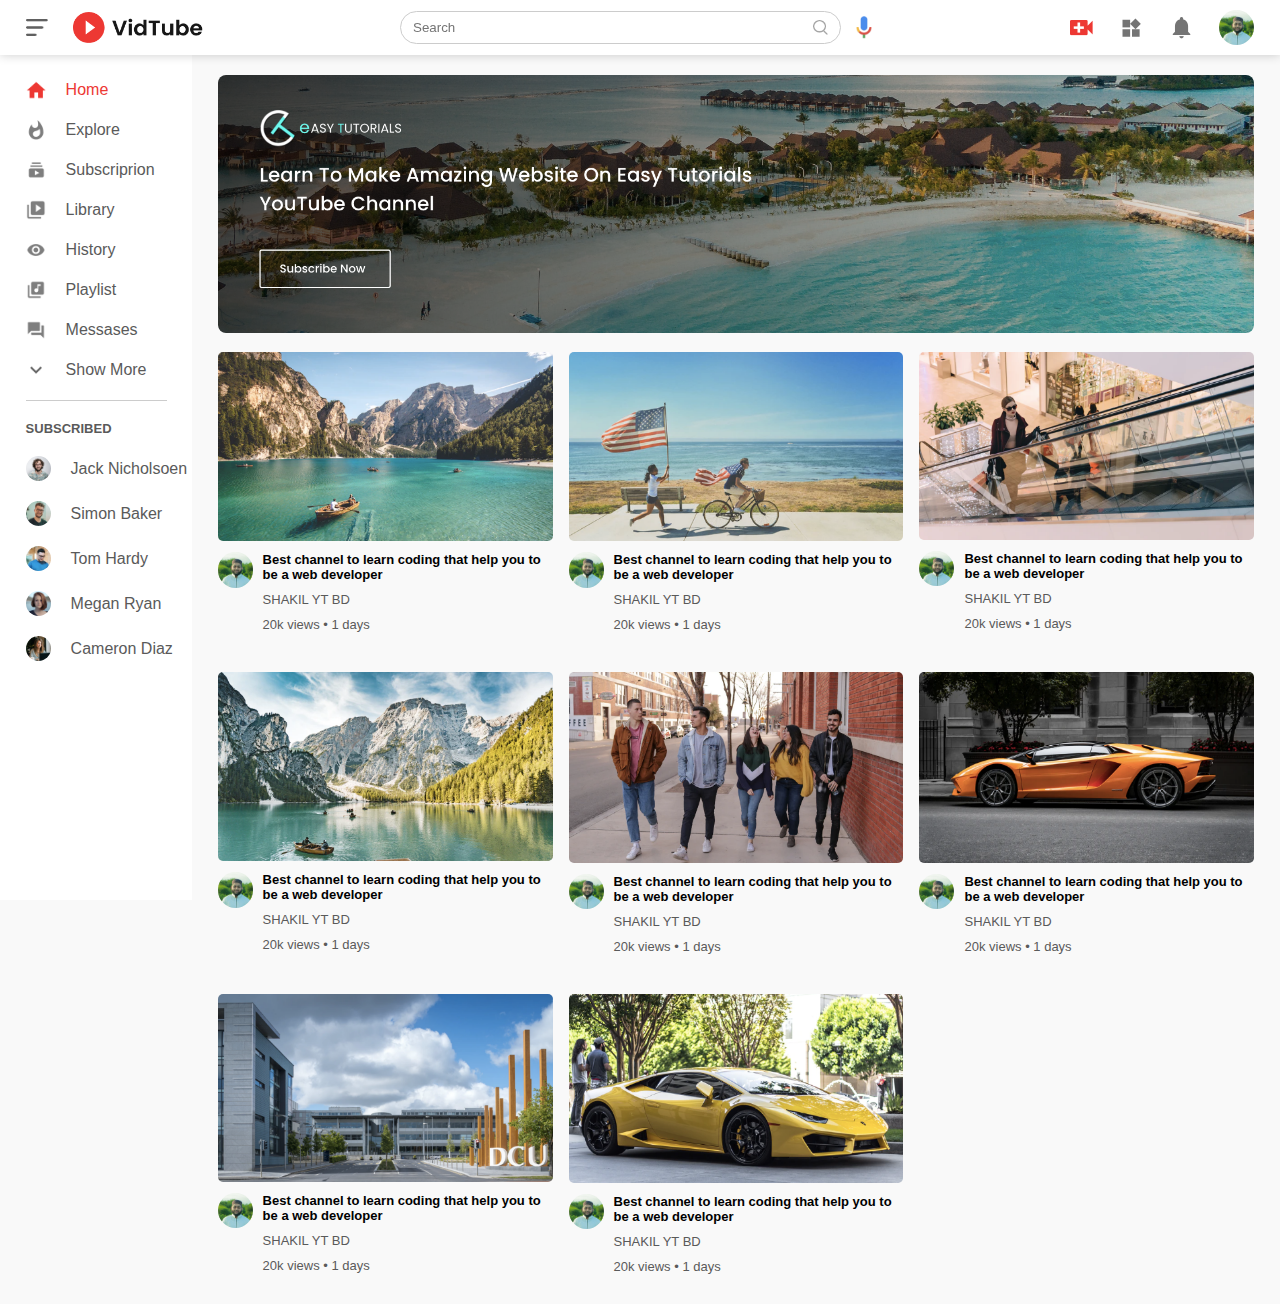
<file: index.html>
<!DOCTYPE html>
<html lang="en">
<head>
    <meta charset="UTF-8">
    <meta http-equiv="X-UA-Compatible" content="IE=edge">
    <meta name="viewport" content="width=device-width, initial-scale=1.0">
    <title>Vidtube</title>
    <link rel="stylesheet" href="style.css">
</head>
<body>
    
    <nav class="flex-div">
        <div class="nav-left flex-div">
            <img src="img/menu.png" class="menu-icon">
            <img src="img/logo.png" class="logo">
        </div>
        <div class="nav-middle flex-div">
            <div class="search-box flex-div">
                <input type="text" placeholder="Search">
                <img src="img/search.png">
            </div>
            <img src="img/voice-search.png" class="mic-icon" >
        </div>
        <div class="nav-right flex-div">
            <img src="img/upload.png">
            <img src="img/more.png">
            <img src="img/notification.png">
            <img src="img/sha.jpg" class="user-icon">
        </div>
    </nav>
                 <!----------sidebar-------->

      <div class="sidebar">
          <div class="shortcut-links">
              <a href=""><img src="img/home.png"><p>Home</p></a>
              <a href=""><img src="img/explore.png"><p>Explore</p></a>
              <a href=""><img src="img/subscriprion.png"><p>Subscriprion</p></a>
              <a href=""><img src="img/library.png"><p>Library</p></a>
              <a href=""><img src="img/history.png"><p>History</p></a>
              <a href=""><img src="img/playlist.png"><p>Playlist</p></a>
              <a href=""><img src="img/messages.png"><p>Messases</p></a>
              <a href=""><img src="img/show-more.png"><p>Show More</p></a>
              <hr>
          </div>
          <div class="subscribe-list">
              <h3>SUBSCRIBED</h3>
              <a href=""><img src="img/Jack.png"><p>Jack Nicholsoen</p></a>
              <a href=""><img src="img/simon.png"><p>Simon Baker</p></a>
              <a href=""><img src="img/tom.png"><p>Tom Hardy</p></a>
              <a href=""><img src="img/megan.png"><p>Megan Ryan</p></a>
              <a href=""><img src="img/cameron.png"><p>Cameron Diaz</p></a>
          </div>
      </div>

         <!-----------main------------->

         <div class="container">
             <div class="banner">
                 <img src="img/banner.png">
             </div>
             <div class="list-container">

                 <div class="vid-list">
                     <a href="play video.html"><img src="img/thumbnail1.png" class="thumbnail"></a>
                     <div class="flex-div">
                         <img src="img/sha.jpg">
                         <div class="vid-info">
                             <a href="">Best channel to learn coding that help you to be a web developer</a>
                             <p>SHAKIL YT BD</p>
                             <p>20k views  &bull; 1 days</p>
                         </div>
                     </div>
                 </div>  <div class="vid-list">
                     <a href="play video.html"><img src="img/thumbnail2.png" class="thumbnail"></a>
                     <div class="flex-div">
                         <img src="img/sha.jpg">
                         <div class="vid-info">
                             <a href="">Best channel to learn coding that help you to be a web developer</a>
                             <p>SHAKIL YT BD</p>
                             <p>20k views  &bull; 1 days</p>
                         </div>
                     </div>
                 </div>  <div class="vid-list">
                     <a href=""><img src="img/thumbnail3.png" class="thumbnail"></a>
                     <div class="flex-div">
                         <img src="img/sha.jpg">
                         <div class="vid-info">
                             <a href="">Best channel to learn coding that help you to be a web developer</a>
                             <p>SHAKIL YT BD</p>
                             <p>20k views  &bull; 1 days</p>
                         </div>
                     </div>
                 </div>  <div class="vid-list">
                     <a href=""><img src="img/thumbnail4.png" class="thumbnail"></a>
                     <div class="flex-div">
                         <img src="img/sha.jpg">
                         <div class="vid-info">
                             <a href="">Best channel to learn coding that help you to be a web developer</a>
                             <p>SHAKIL YT BD</p>
                             <p>20k views  &bull; 1 days</p>
                         </div>
                     </div>
                 </div>  <div class="vid-list">
                     <a href=""><img src="img/thumbnail5.png" class="thumbnail"></a>
                     <div class="flex-div">
                         <img src="img/sha.jpg">
                         <div class="vid-info">
                             <a href="">Best channel to learn coding that help you to be a web developer</a>
                             <p>SHAKIL YT BD</p>
                             <p>20k views  &bull; 1 days</p>
                         </div>
                     </div>
                 </div>  <div class="vid-list">
                     <a href=""><img src="img/thumbnail6.png" class="thumbnail"></a>
                     <div class="flex-div">
                         <img src="img/sha.jpg">
                         <div class="vid-info">
                             <a href="">Best channel to learn coding that help you to be a web developer</a>
                             <p>SHAKIL YT BD</p>
                             <p>20k views  &bull; 1 days</p>
                         </div>
                     </div>
                 </div>  <div class="vid-list">
                     <a href=""><img src="img/thumbnail7.png" class="thumbnail"></a>
                     <div class="flex-div">
                         <img src="img/sha.jpg">
                         <div class="vid-info">
                             <a href="">Best channel to learn coding that help you to be a web developer</a>
                             <p>SHAKIL YT BD</p>
                             <p>20k views  &bull; 1 days</p>
                         </div>
                     </div>
                 </div>  <div class="vid-list">
                     <a href=""><img src="img/thumbnail8.png" class="thumbnail"></a>
                     <div class="flex-div">
                         <img src="img/sha.jpg">
                         <div class="vid-info">
                             <a href="">Best channel to learn coding that help you to be a web developer</a>
                             <p>SHAKIL YT BD</p>
                             <p>20k views  &bull; 1 days</p>
                         </div>
                     </div>
                 </div>

             </div>
         </div>

<script src="script.js"></script>
</body>
</html>
</file>
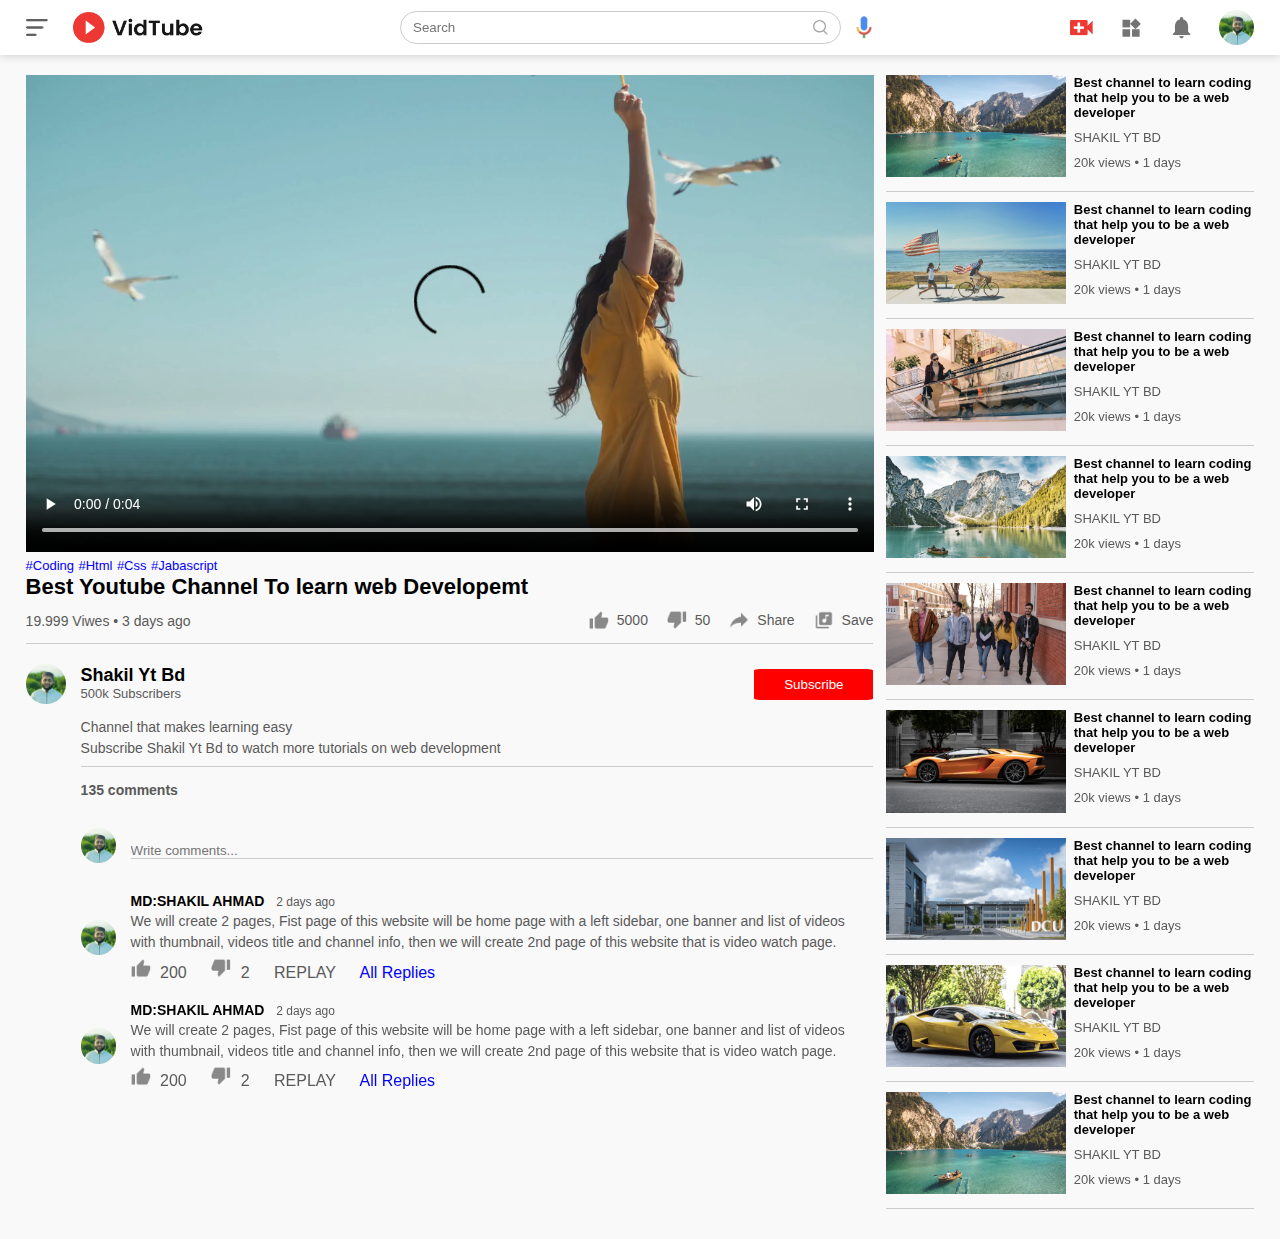
<file: play video.html>
<!DOCTYPE html>
<html lang="en">
<head>
    <meta charset="UTF-8">
    <meta http-equiv="X-UA-Compatible" content="IE=edge">
    <meta name="viewport" content="width=device-width, initial-scale=1.0">
    <title>play bvideo</title>
    <link rel="stylesheet" href="style.css">
</head>
<body>
    <nav class="flex-div">
        <div class="nav-left flex-div">
            <img src="img/menu.png" class="menu-icon">
            <img src="img/logo.png" class="logo">
        </div>
        <div class="nav-middle flex-div">
            <div class="search-box flex-div">
                <input type="text" placeholder="Search">
                <img src="img/search.png">
            </div>
            <img src="img/voice-search.png" class="mic-icon" >
        </div>
        <div class="nav-right flex-div">
            <img src="img/upload.png">
            <img src="img/more.png">
            <img src="img/notification.png">
            <img src="img/sha.jpg" class="user-icon">
        </div>
    </nav>

       
      <div class="container play-container">
          <div class="row">
              <div class="play-video">
                  <video controls autoplay>
                      <source src="img/video.mp4" type="video/mp4">
                  </video>
                 

                  <div class="tags">
                      <a href="">#Coding</a>   <a href="">#Html</a>   <a href="">#Css</a>  
                       <a href="">#Jabascript</a>
                  </div>
                  <h3>Best  Youtube Channel To learn web Developemt</h3>
                  <div class="play-video-info">
                      <p>19.999 Viwes &bull; 3 days ago</p>
                      <div>
                          <a href=""><img src="img/like.png">5000</a>
                          <a href=""><img src="img/dislike.png">50</a>
                          <a href=""><img src="img/share.png">Share</a>
                          <a href=""><img src="img/save.png">Save</a>
                      </div>
                  </div>
                  <hr>

                  <div class="plublisher">
                      <img src="img/sha.jpg">
                      <div>
                        <p>Shakil Yt Bd</p>
                        <span>500k Subscribers</span>
                    </div>
                    <button type="button">Subscribe</button>
                  </div>

                  <div class="vid-discrption">
                      <p>Channel that makes learning easy </p>
                      <p>Subscribe Shakil Yt Bd to watch more tutorials on web development</p>
                      <hr>
                      <h4>135 comments</h4>
                    
                      <div class="add-comment">
                          <img src="img/sha.jpg">
                          <input type="text" placeholder="Write comments...">
                      </div>

                      <div class="old-comment">
                        <img src="img/sha.jpg">
                        <div>
                            <h3>MD:SHAKIL AHMAD <span>2 days ago</span></h3>
                            <p>We will create 2 pages, Fist page of this website will be home page with a left sidebar, 
                                one banner and list of videos with thumbnail, videos title and channel info, 
                                then we will create 2nd page of this website that is video watch page.
                            </p>
                            <div class="comments-action">
                                <img src="img/like.png">
                                <span>200</span>
                                 <img src="img/dislike.png">
                                <span>2</span>
                                <span>REPLAY</span>
                                <a href="">All Replies</a>
                            </div>
                        </div>
                      </div><div class="old-comment">
                        <img src="img/sha.jpg">
                        <div>
                            <h3>MD:SHAKIL AHMAD <span>2 days ago</span></h3>
                            <p>We will create 2 pages, Fist page of this website will be home page with a left sidebar, 
                                one banner and list of videos with thumbnail, videos title and channel info, 
                                then we will create 2nd page of this website that is video watch page.
                            </p>
                            <div class="comments-action">
                                <img src="img/like.png">
                                <span>200</span>
                                 <img src="img/dislike.png">
                                <span>2</span>
                                <span>REPLAY</span>
                                <a href="">All Replies</a>
                            </div>
                        </div>
                      </div>


                  </div>
                
  

              </div>
              <div class="right-sidebar">

                  <div class="side-vid-list">
                      <a href="" class="small-thumbnail"><img src="img/thumbnail1.png"></a>
                      <div class="vid-info">
                        <a href="">Best channel to learn coding that help you to be a web developer</a>
                        <p>SHAKIL YT BD</p>
                        <p>20k views  &bull; 1 days</p>
                      </div>
                  </div>
                  <hr>
                   <div class="side-vid-list">
                      <a href="" class="small-thumbnail"><img src="img/thumbnail2.png"></a>
                      <div class="vid-info">
                        <a href="">Best channel to learn coding that help you to be a web developer</a>
                        <p>SHAKIL YT BD</p>
                        <p>20k views  &bull; 1 days</p>
                      </div>
                  </div>
                  <hr>
                   <div class="side-vid-list">
                      <a href="" class="small-thumbnail"><img src="img/thumbnail3.png"></a>
                      <div class="vid-info">
                        <a href="">Best channel to learn coding that help you to be a web developer</a>
                        <p>SHAKIL YT BD</p>
                        <p>20k views  &bull; 1 days</p>
                      </div>
                  </div>
                  <hr>
                  <div class="side-vid-list">
                      <a href="" class="small-thumbnail"><img src="img/thumbnail4.png"></a>
                      <div class="vid-info">
                        <a href="">Best channel to learn coding that help you to be a web developer</a>
                        <p>SHAKIL YT BD</p>
                        <p>20k views  &bull; 1 days</p>
                      </div>
                  </div> 
                  <hr>
                  <div class="side-vid-list">
                      <a href="" class="small-thumbnail"><img src="img/thumbnail5.png"></a>
                      <div class="vid-info">
                        <a href="">Best channel to learn coding that help you to be a web developer</a>
                        <p>SHAKIL YT BD</p>
                        <p>20k views  &bull; 1 days</p>
                      </div>
                  </div>
                  <hr>
                   <div class="side-vid-list">
                      <a href="" class="small-thumbnail"><img src="img/thumbnail6.png"></a>
                      <div class="vid-info">
                        <a href="">Best channel to learn coding that help you to be a web developer</a>
                        <p>SHAKIL YT BD</p>
                        <p>20k views  &bull; 1 days</p>
                      </div>
                  </div> 
                  <hr>
                  <div class="side-vid-list">
                      <a href="" class="small-thumbnail"><img src="img/thumbnail7.png"></a>
                      <div class="vid-info">
                        <a href="">Best channel to learn coding that help you to be a web developer</a>
                        <p>SHAKIL YT BD</p>
                        <p>20k views  &bull; 1 days</p>
                      </div>
                  </div>
                  <hr>
                   <div class="side-vid-list">
                      <a href="" class="small-thumbnail"><img src="img/thumbnail8.png"></a>
                      <div class="vid-info">
                        <a href="">Best channel to learn coding that help you to be a web developer</a>
                        <p>SHAKIL YT BD</p>
                        <p>20k views  &bull; 1 days</p>
                      </div>
                  </div>
                  <hr>
                   <div class="side-vid-list">
                      <a href="" class="small-thumbnail"><img src="img/thumbnail1.png"></a>
                      <div class="vid-info">
                        <a href="">Best channel to learn coding that help you to be a web developer</a>
                        <p>SHAKIL YT BD</p>
                        <p>20k views  &bull; 1 days</p>
                      </div>
                  </div>
                  <hr>

              </div>
          </div>
      </div>
</body>
</html>
</file>
<file: style.css>
*{
    margin: 0;
    padding: 0;
    font-family: 'poppins', sans-serif;
    box-sizing: border-box;
}
a{
    text-decoration: none;
    color: #5a5a5a;
}
img{
    cursor: pointer;
}

.flex-div{
    display: flex;
    align-items: center;
}
nav{
    padding: 10px 2%;
    justify-content: space-between;
    box-shadow: 0 0 10px rgba(0, 0, 0,0.2);
    background: #fff;
    position: sticky;
    top: 0;
    z-index: 10;
}
.nav-right img{
    width: 25px;
    margin-right: 25px;
}
.nav-right .user-icon{
    width: 35px;
    margin-right: 0;
    border-radius: 50%;
}
.nav-left .menu-icon{
    width: 22px;
    margin-right: 25px;
}
.nav-left .logo{
    width: 130px;
}
.nav-middle .mic-icon{
    width: 16px;
}
.nav-middle .search-box{
    border: 1px solid #ccc;
    margin-right:15px ;
    padding: 8px 12px;
    border-radius: 25px;

}
.nav-middle .search-box input{
    width: 400px;
    border: 0;
    outline: 0;
    background: transparent;
}
.nav-middle .search-box img{
    width: 15px;
}

/*----------sidebar--------*/
.sidebar{
    background: #fff;
    width: 15%;
    height: 100vh;
    position:fixed;
    top:0;
    padding-left: 2%;
    padding-top: 80px;
}
.shortcut-links a img{
    width: 20px;
    margin-right: 20px;
}
.shortcut-links a{
    display: flex;
    align-items: center;
    margin-bottom: 20px;
    width: fit-content;
    flex-wrap: wrap;
}
.shortcut-links a:first-child{
    color: #ed3833;
}
.sidebar hr{
    border: 0;
    height: 1px;
    background: #ccc;
    width: 85%;
}
.subscribe-list h3{
    font-size: 13px;
    margin: 20px 0;
    color: #5a5a5a;
}
.subscribe-list a{
    display: flex;
    align-items: center;
    margin-bottom: 20px;
    width: fit-content;
    flex-wrap: wrap;
}
.subscribe-list a img{
    width: 25px;
    border-radius: 50%;
    margin-right: 20px;
}
.small-sidebar{
    width: 5%;
}
.small-sidebar a p{
    display: none;
}
.small-sidebar h3{
    display: none;
}
.small-sidebar hr{
    width: 50%;
    margin-bottom: 25px;
}
.container{
    background: #f9f9f9;
    padding-left: 17%;
    padding-right: 2%;
    padding-top: 20px;
    padding-bottom: 20px;
}
.large-container{
    padding-left: 7%;
}


.banner{
    width: 100%;
}
.banner img{
    width: 100%;
    border-radius: 8px;
}
.list-container{
    display: grid;
    grid-template-columns: repeat(auto-fit, minmax(250px, 1fr));
    grid-column-gap: 16px;
    grid-row-gap: 30px;
    margin-top: 15px;
}
.vid-list .thumbnail{
    width: 100%;
    border-radius: 5px;
}
.vid-list .flex-div{
    align-items: flex-start;
    margin-top: 7px;
}
.vid-list .flex-div img{
    width: 35px;
    margin-right: 10px;
    border-radius: 50%;
}
.vid-info{
    color: #5a5a5a;
    font-size: 13px;
}
.vid-info a{
    color: #000;
    font-weight: 600;
    margin-bottom: 5px;
    display: block;
}

@media (max-width: 900px){
    .menu-icon{
        display: none;
    }
    .sidebar{
        display: none;
    }
    .container, .large-container{
        padding-left: 5%; 
        padding-right: 5%;
    }
    .nav-right img{
        display: none;
    }
    .nav-right .user-icon{
        display: block;
        width: 30px;
    }
    .nav-middle .search-box input{
        width: 100px;
    }
    .nav-middle .mic-icon{
        display: none;
    }
    .logo{
        width: 90px;
    }
}

/*------play-video page-----*/
.play-container{
    padding-left: 2%;
}
.row{
    display: flex;
    justify-content: space-between;
    flex-wrap: wrap;
}
.play-video{
    flex-basis: 69%;
}
.right-sidebar{
    flex-basis: 30%;
}
.play-video video{
    width: 100%;
}
.side-vid-list{
    display: flex;
    justify-content: space-between;
    margin-bottom: 8px;
}
.side-vid-list img{
    width: 100%;
}
.side-vid-list .small-thumbnail{
    flex-basis: 49%;
}
.side-vid-list .vid-info{
   flex-basis: 49%;
}
.play-video .tags a{
    color: #0000ff;
    font-size: 13px;
}
.play-video h3{
    font-weight: 600;
    font-size: 22px;
}
.play-video .play-video-info{
    display: flex;
    justify-content: space-between;
    align-items: center;
    flex-wrap: wrap;
    font-size: 14px;
    margin-top: 10px;
    color: #5a5a5a;
}
.play-video .play-video-info a img{
    width: 20px;
    margin-right: 8px;
}
.play-video .play-video-info a{
    display:inline-flex;
    align-items: center;
    margin-left: 15px;
}
.play-video hr{
    border: 0;
    height: 1px;
    background: #ccc;
    margin: 10px 0;
}
hr{
    border: 0;
    height: 1px;
    background: #ccc;
    margin: 10px 0;
}
.vid-info p {
	margin: 10px 0;
}
.plublisher{
    display: flex;
    align-items: center;
    margin-top: 20px;
}
.plublisher div{
  flex: 1;
  line-height: 18px;
}
.plublisher img{
    width: 40px;
    border-radius: 50%;
    margin-right: 15px;
}
.plublisher div p{
    color: #000;
    font-weight: 600;
    font-size: 18px;
}
.plublisher div span{
    font-size: 13px;
    color: #5a5a5a;
}
.plublisher button{
    background: red;
    color: #fff;
    border: 0;
    outline: 0;
    border-radius: 5%;
    padding: 8px 30px;
    cursor: pointer;
    transition: .5s;
}
.plublisher button:hover{
    color: #fff;
    background: black;
}
.vid-discrption{
    padding-left: 55px;
    margin: 15px 0;
}
.vid-discrption p{
    font-size: 14px;
    margin-bottom: 5px;
    color: #5a5a5a;
}
.vid-discrption h4{
    font-size: 14px;
    color: #5a5a5a;
    margin-top: 15px;
}
.add-comment{
    display: flex;
    align-items: center;
    margin: 30px 0;
}
.add-comment img{
    width: 35px;
    border-radius: 50%;
    margin-right: 15px;
}
.add-comment input{
    border: 0;
    outline: 0;
    border-bottom: 1px solid #ccc;
    background: transparent;
    padding-top: 10px;
    width: 100%;
}
.old-comment{
    display: flex;
    align-items: center;
    margin: 20px 0;
}
.old-comment img{
    width: 35px;
    border-radius: 50%;
    margin-right: 15px;
}
.old-comment h3{
    font-size: 14px;
    margin-bottom: 2px;
}
.old-comment h3 span{
    font-size: 12px;
    color: #5a5a5a;
    margin-left: 8px;
    font-weight: 500;
}
.old-comment p{
    color: #5a5a5a;
    line-height: 1.3rem;
}
.old-comment .comments-action img{
    border-radius: 0;
    margin-right: 5px;
    width: 20px;
    cursor: pointer;
}
.old-comment .comments-action span{
    margin-right: 20px;
    color: #5a5a5a;
    cursor: pointer;
   
}
.old-comment .comments-action a{
    color: #0000ff;
}
@media (max-width:900px) {
    .play-video{
        flex-basis: 100%;
    }
    .right-sidebar{
        flex-basis: 100%;
    }
    .play-container{
        padding-left: 5%;
    }
    .vid-discrption{
        padding-left: 0;
    }
    .play-video .play-video-info a{
        margin-left: 0;
        margin-right: 15px;
        margin-top: 15px;
    }
    
}
</file>
